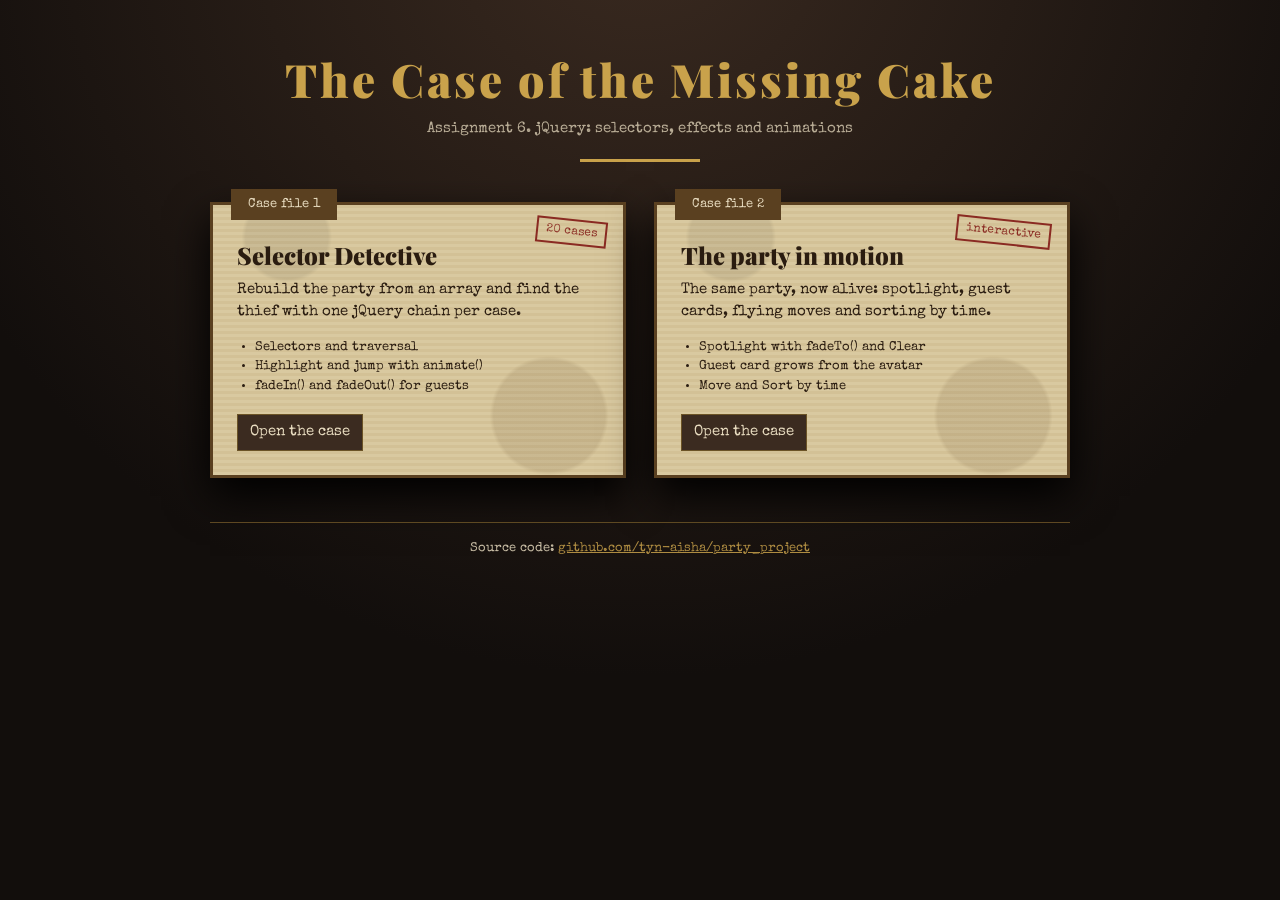
<file: index.html>
<!DOCTYPE html>
<html lang="en">
<head>
  <meta charset="utf-8">
  <meta name="viewport" content="width=device-width, initial-scale=1">
  <title>Assignment 6 - jQuery</title>
  <link href="https://fonts.googleapis.com/css2?family=Playfair+Display:wght@700;900&family=Special+Elite&display=swap" rel="stylesheet">
  <style>
    * { box-sizing: border-box; }
    html { min-height: 100%; background: #120e0c; }
    body {
      margin: 0; min-height: 100vh; padding: 48px 20px 32px;
      background: radial-gradient(circle at 50% -10%, #3a2a20 0, #120e0c 65%) #120e0c;
      color: #e8dcc0; font: 15px/1.5 'Special Elite', 'Courier New', monospace;
    }
    header { text-align: center; max-width: 760px; margin: 0 auto 40px; }
    h1 { margin: 0 0 8px; color: #c9a24b; letter-spacing: 3px;
         font: 900 clamp(28px, 6vw, 46px) 'Playfair Display', Georgia, serif; }
    .sub { margin: 0; opacity: .75; }
    .rule { width: 120px; height: 3px; margin: 18px auto 0; background: #c9a24b; }

    .files { display: grid; grid-template-columns: repeat(auto-fit, minmax(280px, 1fr));
             gap: 28px; max-width: 860px; margin: 0 auto; }
    .file { position: relative; display: block; padding: 34px 24px 24px; text-decoration: none;
            color: #2a1c10; border: 3px solid #5a4020; box-shadow: 0 18px 40px #000;
            background:
              radial-gradient(circle at 18% 12%, #00000012 0 10%, transparent 11%),
              radial-gradient(circle at 82% 78%, #5a40201f 0 14%, transparent 15%),
              repeating-linear-gradient(0deg, #d9c9a0 0 3px, #d3c196 3px 6px); }
    .file:hover { background: repeating-linear-gradient(0deg, #e6d6ac 0 3px, #dfcda2 3px 6px); border-color: #c9a24b; }
    .file:focus-visible { outline: 3px solid #ffd45a; outline-offset: 3px; }
    .tab { position: absolute; left: 18px; top: -16px; padding: 3px 14px; background: #5a4020;
           color: #e8dcc0; border: 3px solid #5a4020; font-size: 13px; }
    .file h2 { margin: 0 0 8px; font: 900 24px 'Playfair Display', Georgia, serif; }
    .file p { margin: 0 0 14px; }
    .file ul { margin: 0 0 18px; padding-left: 18px; font-size: 13px; }
    .open { display: inline-block; padding: 6px 12px; background: #3b2b20; color: #e8dcc0; border: 1px solid #6b5326; }
    .stamp { position: absolute; right: 16px; top: 14px; padding: 2px 8px; font-size: 12px;
             color: #8a2a22; border: 2px solid #8a2a22; transform: rotate(6deg); }

    footer { max-width: 860px; margin: 44px auto 0; padding-top: 16px; border-top: 1px solid #6b5326;
             text-align: center; font-size: 13px; opacity: .85; }
    footer a { color: #c9a24b; }
  </style>
</head>
<body>
  <header>
    <h1>The Case of the Missing Cake</h1>
    <p class="sub">Assignment 6. jQuery: selectors, effects and animations</p>
    <div class="rule"></div>
  </header>

  <main class="files">
    <a class="file" href="task1/">
      <span class="tab">Case file 1</span>
      <span class="stamp">20 cases</span>
      <h2>Selector Detective</h2>
      <p>Rebuild the party from an array and find the thief with one jQuery chain per case.</p>
      <ul>
        <li>Selectors and traversal</li>
        <li>Highlight and jump with animate()</li>
        <li>fadeIn() and fadeOut() for guests</li>
      </ul>
      <span class="open">Open the case</span>
    </a>

    <a class="file" href="task2/">
      <span class="tab">Case file 2</span>
      <span class="stamp">interactive</span>
      <h2>The party in motion</h2>
      <p>The same party, now alive: spotlight, guest cards, flying moves and sorting by time.</p>
      <ul>
        <li>Spotlight with fadeTo() and Clear</li>
        <li>Guest card grows from the avatar</li>
        <li>Move and Sort by time</li>
      </ul>
      <span class="open">Open the case</span>
    </a>
  </main>

  <footer>
    Source code: <a href="https://github.com/tyn-aisha/party_project">github.com/tyn-aisha/party_project</a>
  </footer>
</body>
</html>
</file>
